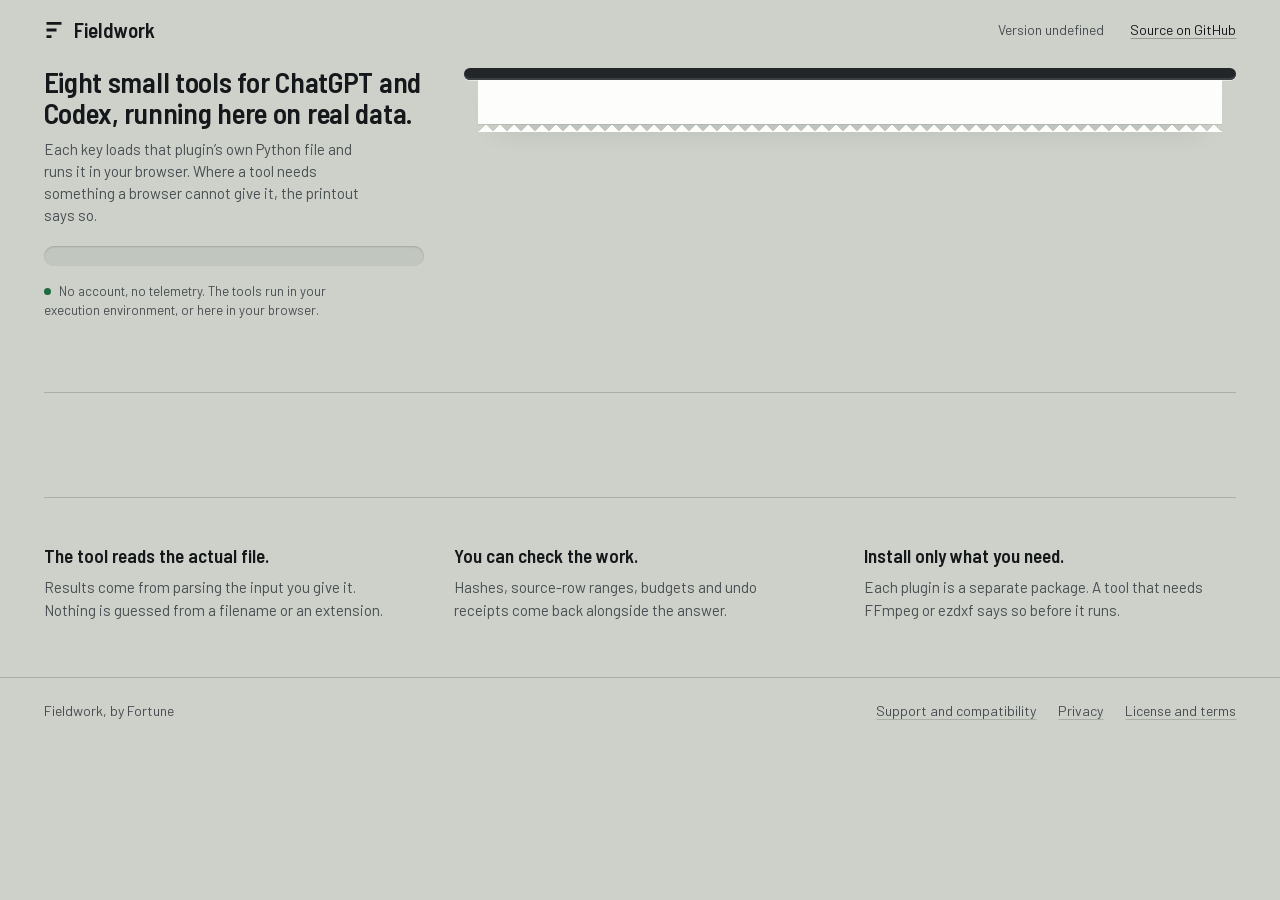
<file: site/index.html>
<!doctype html>
<html lang="en">
<head>
  <meta charset="utf-8">
  <meta name="viewport" content="width=device-width,initial-scale=1">
  <title>Fieldwork, eight small tools you can run right here</title>
  <meta name="description" content="Eight plugins for ChatGPT and Codex, each one a single Python file. This page downloads the real file and runs it in your browser on real public data: Minecraft frame pacing, video size budgets, exact CSV maths, deploy verification, glTF budgets, DXF previews and duplicate files.">
  <link rel="icon" href="favicon.svg" type="image/svg+xml">
  <meta property="og:title" content="Fieldwork, eight small tools you can run right here">
  <meta property="og:description" content="Eight plugins for ChatGPT and Codex. The page runs each tool's real Python file in your browser on real public data.">
  <meta property="og:type" content="website">
  <meta property="og:image" content="og.png">
  <meta name="twitter:card" content="summary_large_image">
  <meta name="theme-color" content="#cdd1ca">
  <link rel="preload" href="fonts/barlow-400-latin.woff2" as="font" type="font/woff2" crossorigin>
  <link rel="preload" href="fonts/barlow-semi-condensed-600-latin.woff2" as="font" type="font/woff2" crossorigin>
  <link rel="stylesheet" href="style.css">
  <script type="application/json" id="catalog">{"plugins":[]}</script>
  <script src="app.js" type="module"></script>
</head>
<body>
  <header class="topbar">
    <a href="./" class="wordmark" aria-label="Fieldwork home"><svg viewBox="0 0 24 24" aria-hidden="true"><path d="M3 4h18M3 12h12M3 20h6"/></svg>Fieldwork</a>
    <div class="toplinks"><span id="version">Plugin collection</span><a href="https://github.com/fortunexbt/fieldwork-plugins">Source on GitHub</a></div>
  </header>
  <main>
    <div class="bench">
      <section class="kit" aria-labelledby="kit-title">
        <h1 id="kit-title">Eight small tools for ChatGPT and Codex, running here on real data.</h1>
        <p class="kit-note">Each key loads that plugin’s own Python file and runs it in your browser. Where a tool needs something a browser cannot give it, the printout says so.</p>
        <div id="tool-list" role="tablist" aria-label="Plugins"></div>
        <p class="local-note"><span class="status-dot" aria-hidden="true"></span>No account, no telemetry. The tools run in your execution environment, or here in your browser.</p>
      </section>
      <section class="printer" aria-label="Tool output">
        <div class="slot" aria-hidden="true"></div>
        <article class="tape" id="tool-detail" role="tabpanel"></article>
      </section>
    </div>
    <section class="about" id="tool-about" aria-label="Install the selected plugin"></section>
    <section class="principles" aria-label="How the tools work">
      <div><h2>The tool reads the actual file.</h2><p>Results come from parsing the input you give it. Nothing is guessed from a filename or an extension.</p></div>
      <div><h2>You can check the work.</h2><p>Hashes, source-row ranges, budgets and undo receipts come back alongside the answer.</p></div>
      <div><h2>Install only what you need.</h2><p>Each plugin is a separate package. A tool that needs FFmpeg or ezdxf says so before it runs.</p></div>
    </section>
  </main>
  <footer>
    <span>Fieldwork, by Fortune</span>
    <div><a href="support.html">Support and compatibility</a><a href="privacy.html">Privacy</a><a href="terms.html">License and terms</a></div>
  </footer>
  <div class="toast" id="toast" role="status"></div>
</body>
</html>
</file>
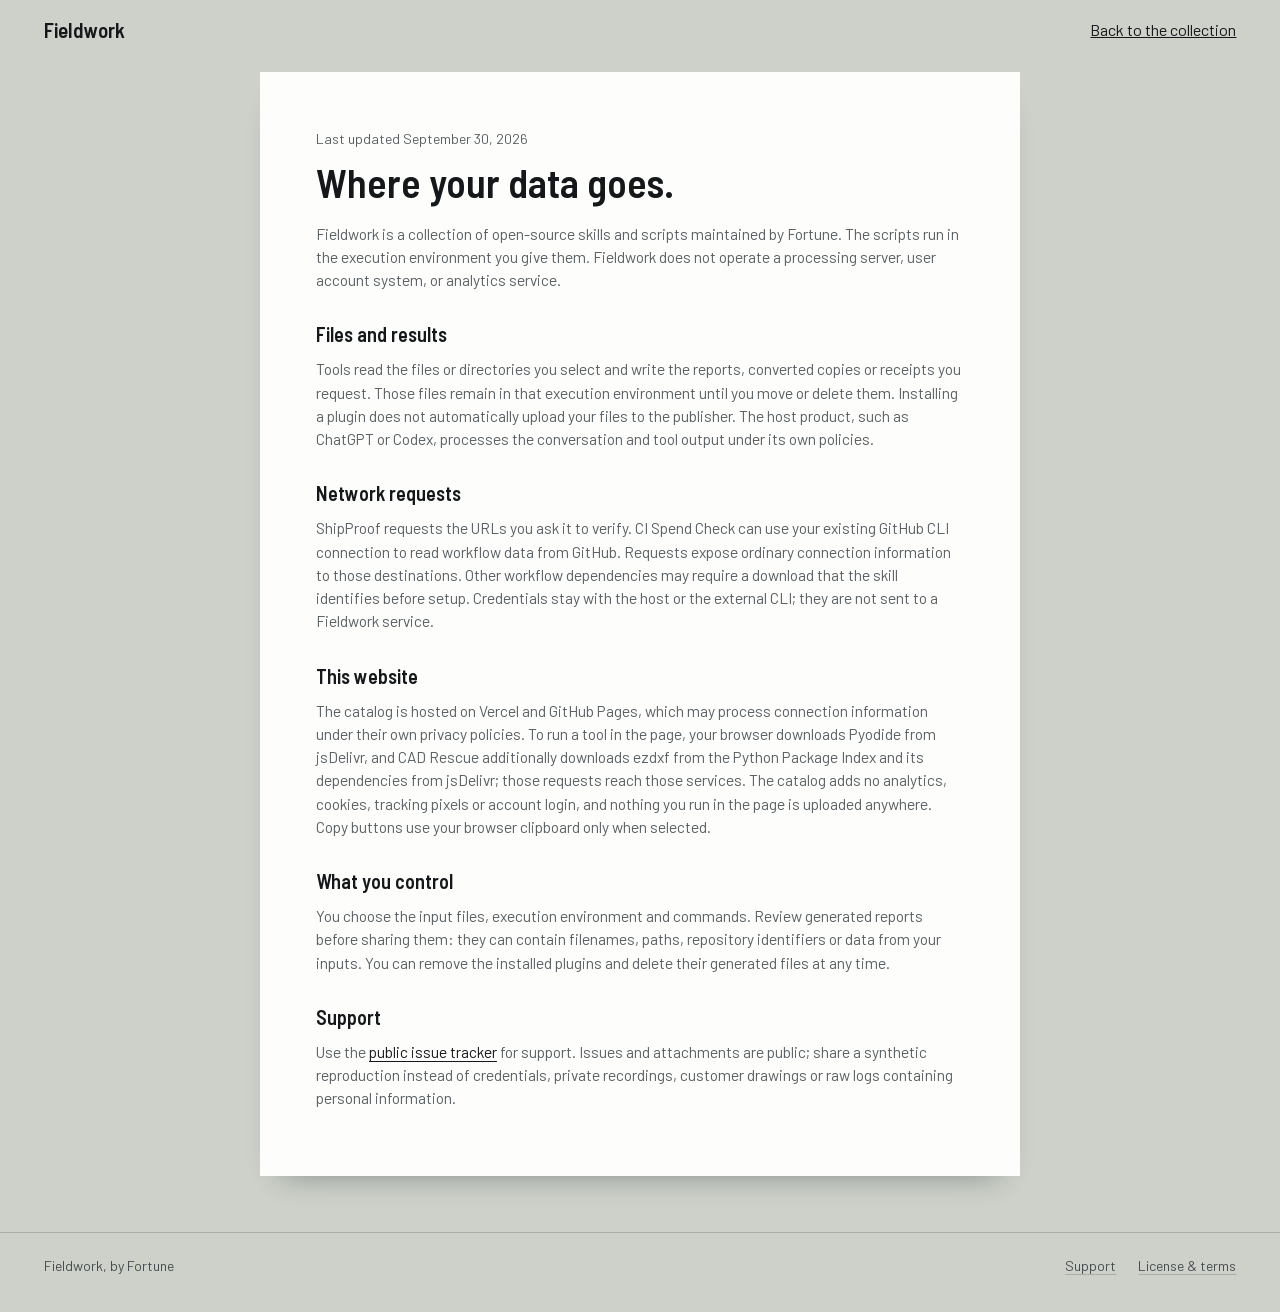
<file: site/privacy.html>
<!doctype html>
<html lang="en">
<head>
<meta charset="utf-8">
<meta name="viewport" content="width=device-width,initial-scale=1">
<title>Privacy | Fieldwork</title>
<link rel="stylesheet" href="style.css">
<link rel="icon" href="favicon.svg">
</head>
<body>
<header class="topbar">
<a href="./" class="wordmark">Fieldwork</a>
<a href="./">Back to the collection</a>
</header>
<main class="document">
<p class="doc-date">Last updated September 30, 2026</p>
<h1>Where your data goes.</h1>
<p>Fieldwork is a collection of open-source skills and scripts maintained by Fortune. The scripts run in the execution environment you give them. Fieldwork does not operate a processing server, user account system, or analytics service.</p>
<h2>Files and results</h2>
<p>Tools read the files or directories you select and write the reports, converted copies or receipts you request. Those files remain in that execution environment until you move or delete them. Installing a plugin does not automatically upload your files to the publisher. The host product, such as ChatGPT or Codex, processes the conversation and tool output under its own policies.</p>
<h2>Network requests</h2>
<p>ShipProof requests the URLs you ask it to verify. CI Spend Check can use your existing GitHub CLI connection to read workflow data from GitHub. Requests expose ordinary connection information to those destinations. Other workflow dependencies may require a download that the skill identifies before setup. Credentials stay with the host or the external CLI; they are not sent to a Fieldwork service.</p>
<h2>This website</h2>
<p>The catalog is hosted on Vercel and GitHub Pages, which may process connection information under their own privacy policies. To run a tool in the page, your browser downloads Pyodide from jsDelivr, and CAD Rescue additionally downloads ezdxf from the Python Package Index and its dependencies from jsDelivr; those requests reach those services. The catalog adds no analytics, cookies, tracking pixels or account login, and nothing you run in the page is uploaded anywhere. Copy buttons use your browser clipboard only when selected.</p>
<h2>What you control</h2>
<p>You choose the input files, execution environment and commands. Review generated reports before sharing them: they can contain filenames, paths, repository identifiers or data from your inputs. You can remove the installed plugins and delete their generated files at any time.</p>
<h2>Support</h2>
<p>Use the <a href="https://github.com/fortunexbt/fieldwork-plugins/issues">public issue tracker</a> for support. Issues and attachments are public; share a synthetic reproduction instead of credentials, private recordings, customer drawings or raw logs containing personal information.</p>
</main>
<footer>
<span>Fieldwork, by Fortune</span>
<div>
<a href="support.html">Support</a>
<a href="terms.html">License &amp; terms</a>
</div>
</footer>
</body>
</html>
</file>
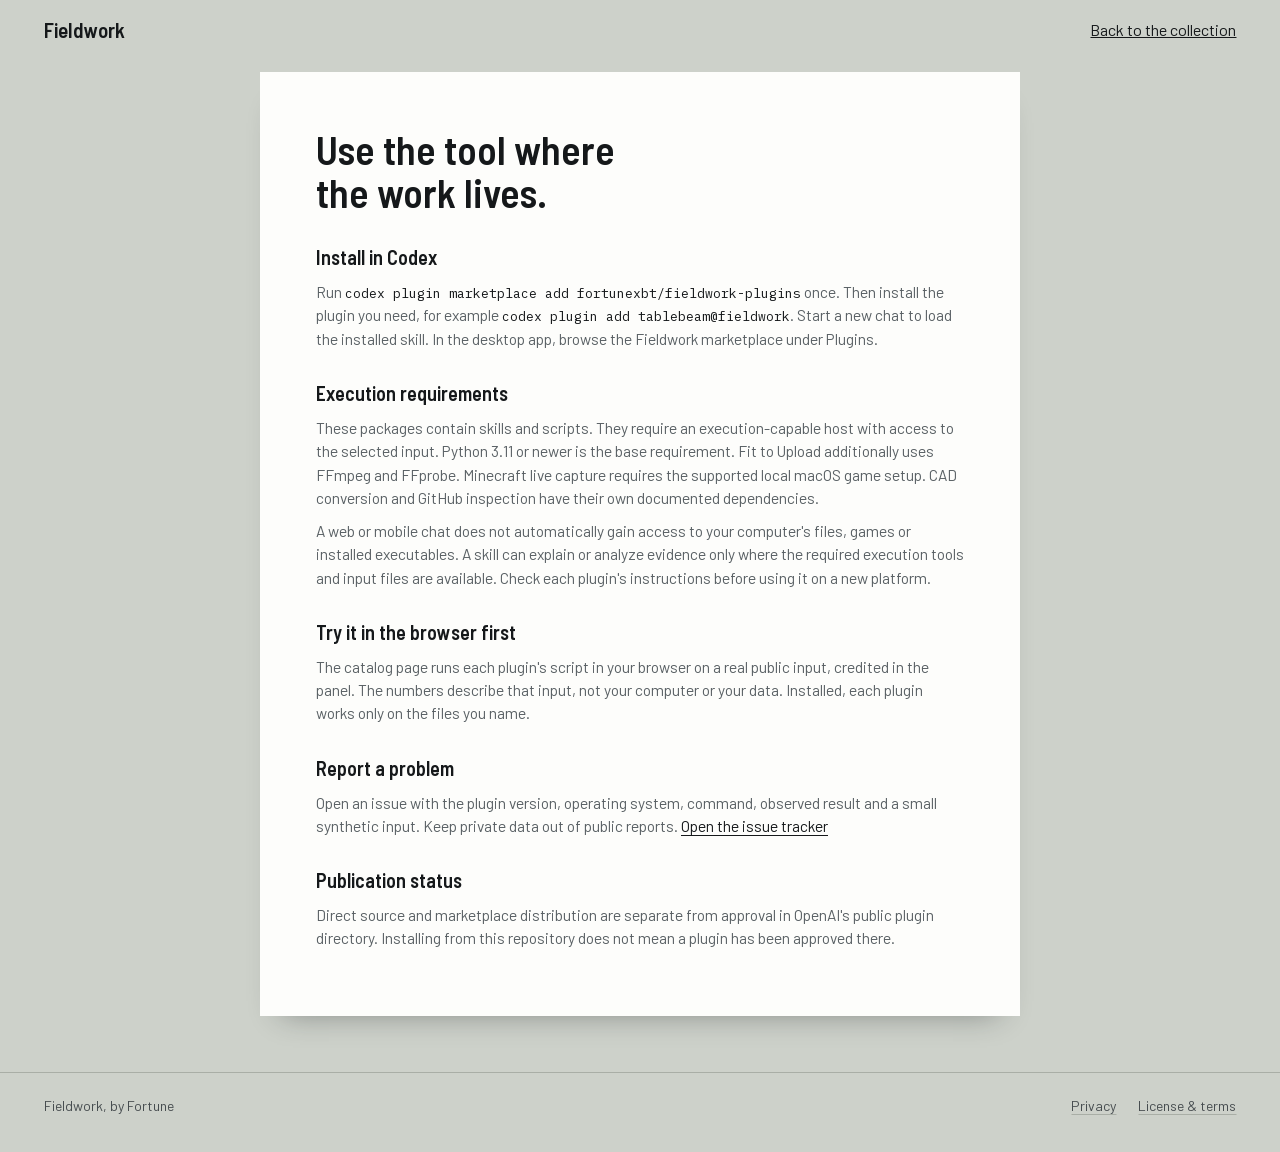
<file: site/support.html>
<!doctype html>
<html lang="en">
<head>
<meta charset="utf-8">
<meta name="viewport" content="width=device-width,initial-scale=1">
<title>Support &amp; compatibility | Fieldwork</title>
<link rel="stylesheet" href="style.css">
<link rel="icon" href="favicon.svg">
</head>
<body>
<header class="topbar">
<a href="./" class="wordmark">Fieldwork</a>
<a href="./">Back to the collection</a>
</header>
<main class="document">
<h1>Use the tool where<br>the work lives.</h1>
<h2>Install in Codex</h2>
<p>Run <code>codex plugin marketplace add fortunexbt/fieldwork-plugins</code> once. Then install the plugin you need, for example <code>codex plugin add tablebeam@fieldwork</code>. Start a new chat to load the installed skill. In the desktop app, browse the Fieldwork marketplace under Plugins.</p>
<h2>Execution requirements</h2>
<p>These packages contain skills and scripts. They require an execution-capable host with access to the selected input. Python 3.11 or newer is the base requirement. Fit to Upload additionally uses FFmpeg and FFprobe. Minecraft live capture requires the supported local macOS game setup. CAD conversion and GitHub inspection have their own documented dependencies.</p>
<p>A web or mobile chat does not automatically gain access to your computer's files, games or installed executables. A skill can explain or analyze evidence only where the required execution tools and input files are available. Check each plugin's instructions before using it on a new platform.</p>
<h2>Try it in the browser first</h2>
<p>The catalog page runs each plugin's script in your browser on a real public input, credited in the panel. The numbers describe that input, not your computer or your data. Installed, each plugin works only on the files you name.</p>
<h2>Report a problem</h2>
<p>Open an issue with the plugin version, operating system, command, observed result and a small synthetic input. Keep private data out of public reports. <a href="https://github.com/fortunexbt/fieldwork-plugins/issues">Open the issue tracker</a>
</p>
<h2>Publication status</h2>
<p>Direct source and marketplace distribution are separate from approval in OpenAI's public plugin directory. Installing from this repository does not mean a plugin has been approved there.</p>
</main>
<footer>
<span>Fieldwork, by Fortune</span>
<div>
<a href="privacy.html">Privacy</a>
<a href="terms.html">License &amp; terms</a>
</div>
</footer>
</body>
</html>
</file>
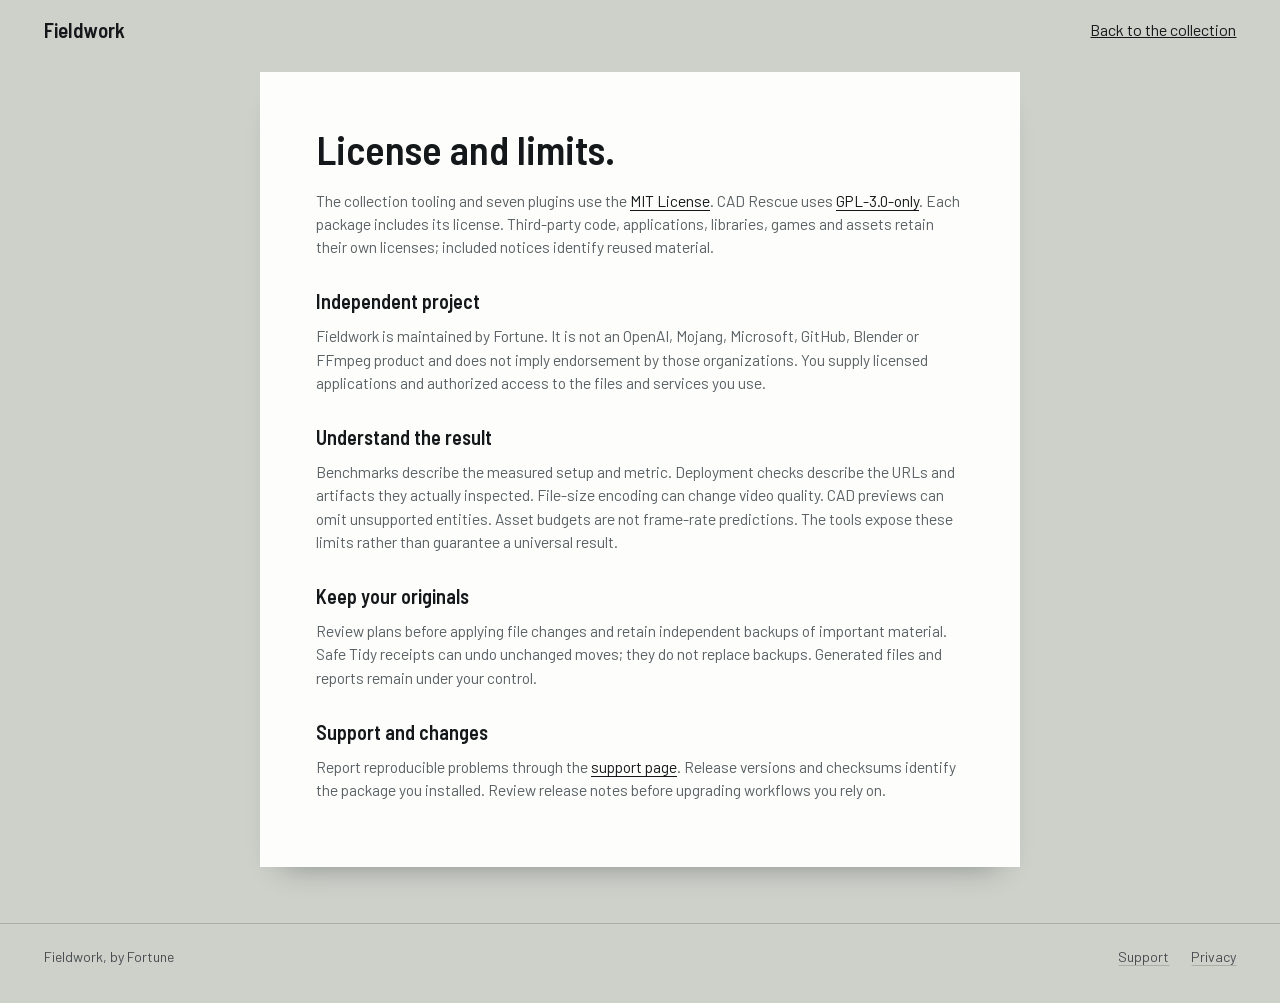
<file: site/terms.html>
<!doctype html>
<html lang="en">
<head>
<meta charset="utf-8">
<meta name="viewport" content="width=device-width,initial-scale=1">
<title>License &amp; terms | Fieldwork</title>
<link rel="stylesheet" href="style.css">
<link rel="icon" href="favicon.svg">
</head>
<body>
<header class="topbar">
<a href="./" class="wordmark">Fieldwork</a>
<a href="./">Back to the collection</a>
</header>
<main class="document">
<h1>License and limits.</h1>
<p>The collection tooling and seven plugins use the <a href="https://github.com/fortunexbt/fieldwork-plugins/blob/main/LICENSE">MIT License</a>. CAD Rescue uses <a href="https://github.com/fortunexbt/fieldwork-plugins/blob/main/plugins/cad-rescue/LICENSE">GPL-3.0-only</a>. Each package includes its license. Third-party code, applications, libraries, games and assets retain their own licenses; included notices identify reused material.</p>
<h2>Independent project</h2>
<p>Fieldwork is maintained by Fortune. It is not an OpenAI, Mojang, Microsoft, GitHub, Blender or FFmpeg product and does not imply endorsement by those organizations. You supply licensed applications and authorized access to the files and services you use.</p>
<h2>Understand the result</h2>
<p>Benchmarks describe the measured setup and metric. Deployment checks describe the URLs and artifacts they actually inspected. File-size encoding can change video quality. CAD previews can omit unsupported entities. Asset budgets are not frame-rate predictions. The tools expose these limits rather than guarantee a universal result.</p>
<h2>Keep your originals</h2>
<p>Review plans before applying file changes and retain independent backups of important material. Safe Tidy receipts can undo unchanged moves; they do not replace backups. Generated files and reports remain under your control.</p>
<h2>Support and changes</h2>
<p>Report reproducible problems through the <a href="support.html">support page</a>. Release versions and checksums identify the package you installed. Review release notes before upgrading workflows you rely on.</p>
</main>
<footer>
<span>Fieldwork, by Fortune</span>
<div>
<a href="support.html">Support</a>
<a href="privacy.html">Privacy</a>
</div>
</footer>
</body>
</html>
</file>
<file: site/style.css>
@font-face {
  font-family: 'Barlow';
  src: url(fonts/barlow-400-latin.woff2) format('woff2');
  font-weight: 400;
  font-display: swap;
}
@font-face {
  font-family: 'Barlow';
  src: url(fonts/barlow-500-latin.woff2) format('woff2');
  font-weight: 500;
  font-display: swap;
}
@font-face {
  font-family: 'Barlow';
  src: url(fonts/barlow-600-latin.woff2) format('woff2');
  font-weight: 600;
  font-display: swap;
}
@font-face {
  font-family: 'Barlow Semi Condensed';
  src: url(fonts/barlow-semi-condensed-600-latin.woff2) format('woff2');
  font-weight: 600;
  font-display: swap;
}
@font-face {
  font-family: 'Plex Mono';
  src: url(fonts/plex-mono-400-latin.woff2) format('woff2');
  font-weight: 400;
  font-display: swap;
}
@font-face {
  font-family: 'Plex Mono';
  src: url(fonts/plex-mono-600-latin.woff2) format('woff2');
  font-weight: 600;
  font-display: swap;
}

/* An instrument case in putty grey, hardware keys, and a paper tape the tools print on. */
:root {
  --case: #cdd1ca;
  --case-low: #c1c6be;
  --cap: #eef0eb;
  --cap-lit: #f8f9f6;
  --cap-edge: #959b92;
  --ink: #15181a;
  --quiet: #474d50;
  --groove: #a9aea6;
  --slot: #222629;
  --paper: #fdfdfb;
  --paper-quiet: #596064;
  --paper-rule: #dfe1dc;
  --paper-wash: #f2f3ef;
  --ok: #1d6b3e;
  --warn: #855600;
  --bad: #a3241c;
  --focus: #0b57d0;
  --accent: #325aa0;
  --sans: 'Barlow', ui-sans-serif, system-ui, sans-serif;
  --narrow: 'Barlow Semi Condensed', 'Barlow', ui-sans-serif, system-ui, sans-serif;
  --mono: 'Plex Mono', ui-monospace, 'SF Mono', Menlo, monospace;
  --gutter: clamp(16px, 3.4vw, 44px);
  color-scheme: light;
  font-family: var(--sans);
  font-synthesis: none;
  /* Barlow's standard ligatures fuse "--" into a dash, which misprints command flags. */
  font-variant-ligatures: no-common-ligatures;
}

* { box-sizing: border-box; }

body {
  margin: 0;
  background: var(--case);
  color: var(--ink);
  font-size: 16px;
  line-height: 1.5;
  -webkit-text-size-adjust: 100%;
  -webkit-tap-highlight-color: transparent;
}

a { color: inherit; }
button { font: inherit; color: inherit; cursor: pointer; }
button:disabled { cursor: default; }
button, a { touch-action: manipulation; }
h1, h2, h3 { margin: 0; font-weight: 600; }
p { margin: 0; }

:is(button, a, summary, [tabindex]):focus-visible {
  outline: 3px solid var(--focus);
  outline-offset: 2px;
}

/* ---------- top bar ---------- */

.topbar {
  max-width: 1360px;
  margin: auto;
  padding: 14px var(--gutter);
  display: flex;
  align-items: center;
  justify-content: space-between;
  gap: 16px;
}
.wordmark {
  display: flex;
  align-items: center;
  gap: 10px;
  font-family: var(--narrow);
  font-size: 21px;
  font-weight: 600;
  text-decoration: none;
}
.wordmark svg { width: 20px; height: 20px; fill: none; stroke: var(--ink); stroke-width: 3.4; }
.toplinks { display: flex; gap: clamp(14px, 3vw, 26px); align-items: center; font-size: 14px; }
.toplinks span { color: var(--quiet); }
.toplinks a { text-underline-offset: 3px; text-decoration-color: var(--cap-edge); }
.toplinks a:hover { text-decoration-color: currentColor; }

main { max-width: 1360px; margin: auto; padding: 0 var(--gutter); }

/* ---------- the bench: kit on the left, printer on the right ---------- */

.bench {
  display: grid;
  grid-template-columns: minmax(300px, 380px) minmax(0, 1fr);
  gap: clamp(24px, 3.2vw, 44px);
  align-items: start;
  padding: 6px 0 clamp(40px, 6vw, 72px);
}

.kit { position: sticky; top: 16px; min-width: 0; }
.kit h1 {
  font-family: var(--narrow);
  font-size: clamp(25px, 2.3vw, 29px);
  line-height: 1.1;
  letter-spacing: -0.01em;
  max-width: 17em;
  text-wrap: balance;
}
.kit-note { margin-top: 10px; font-size: 15px; line-height: 1.45; color: var(--quiet); max-width: 40ch; }

#tool-list {
  display: grid;
  grid-template-columns: repeat(2, minmax(0, 1fr));
  gap: 10px;
  margin-top: 20px;
  padding: 10px;
  background: var(--case-low);
  border-radius: 10px;
  box-shadow: inset 0 1px 2px rgba(21, 24, 26, .18);
}

/* A key: a cap with a hard lower edge that travels down when pressed. */
.tool-button {
  position: relative;
  display: grid;
  grid-template-columns: 26px 1fr;
  grid-template-rows: auto 1fr;
  gap: 8px 10px;
  min-height: 82px;
  padding: 10px 12px 11px 10px;
  border: 1px solid var(--cap-edge);
  border-radius: 7px;
  background: var(--cap);
  box-shadow: 0 3px 0 var(--cap-edge);
  text-align: left;
  transition: transform .07s ease-out, box-shadow .07s ease-out, background-color .12s ease;
}
.tool-button:hover { background: var(--cap-lit); }
.tool-button:active, .tool-button.active {
  transform: translateY(2px);
  box-shadow: 0 1px 0 var(--cap-edge);
}
.tool-button.active { background: var(--cap-lit); border-color: var(--ink); box-shadow: 0 1px 0 var(--ink); }
.tool-button img { width: 26px; height: 26px; border-radius: 6px; }
.tool-button .led {
  justify-self: end;
  align-self: start;
  width: 8px;
  height: 8px;
  margin-top: 2px;
  border-radius: 50%;
  background: #b4b9b1;
  box-shadow: inset 0 1px 1px rgba(0, 0, 0, .25);
  transition: background-color .12s ease, box-shadow .12s ease;
}
.tool-button.active .led {
  background: var(--led);
  box-shadow: 0 0 0 3px color-mix(in srgb, var(--led) 24%, transparent), 0 0 8px var(--led);
}
.tool-button span {
  grid-column: 1 / -1;
  align-self: end;
  font-family: var(--narrow);
  font-size: 16px;
  font-weight: 600;
  line-height: 1.15;
}
.tool-button small {
  display: block;
  margin-top: 2px;
  font-family: var(--sans);
  font-size: 13px;
  font-weight: 400;
  line-height: 1.3;
  color: var(--quiet);
}

.local-note { margin-top: 16px; font-size: 13px; line-height: 1.45; color: var(--quiet); max-width: 40ch; }
.status-dot {
  display: inline-block;
  width: 7px;
  height: 7px;
  margin-right: 8px;
  border-radius: 50%;
  background: var(--ok);
  vertical-align: 1px;
}

/* ---------- the printer and its tape ---------- */

.printer { position: relative; min-width: 0; padding-top: 2px; }
.slot {
  position: relative;
  z-index: 2;
  height: 12px;
  border-radius: 6px;
  background: var(--slot);
  box-shadow: inset 0 -2px 0 #3a4044, 0 1px 0 rgba(255, 255, 255, .5);
}
.tape {
  position: relative;
  margin: -6px 14px 0;
  padding: 24px clamp(16px, 2.6vw, 30px) 26px;
  background: var(--paper);
  color: var(--ink);
  box-shadow: 0 1px 0 rgba(21, 24, 26, .08), 0 18px 30px -22px rgba(21, 24, 26, .45);
}
/* The torn lower edge of the roll. */
.tape::after {
  content: '';
  position: absolute;
  left: 0;
  right: 0;
  bottom: -8px;
  height: 8px;
  background: var(--paper);
  -webkit-mask: conic-gradient(from 135deg at top, #0000, #000 1deg 89deg, #0000 90deg) 50% / 14px 100%;
  mask: conic-gradient(from 135deg at top, #0000, #000 1deg 89deg, #0000 90deg) 50% / 14px 100%;
}
.tape.feeding { animation: feed .22s cubic-bezier(.2, .8, .3, 1); }
@keyframes feed {
  from { transform: translateY(-10px); clip-path: inset(0 0 calc(100% - 40px) 0); }
  to { transform: none; clip-path: inset(0 0 -20px 0); }
}

.tape-head {
  display: grid;
  grid-template-columns: 34px minmax(0, 1fr) auto;
  gap: 14px;
  align-items: center;
}
.tape-head img { width: 34px; height: 34px; border-radius: 8px; }
.tape-head h2 { font-family: var(--narrow); font-size: clamp(23px, 2.4vw, 28px); line-height: 1.05; letter-spacing: -0.01em; }
.tape-kind {
  display: flex;
  flex-wrap: wrap;
  align-items: center;
  gap: 4px 12px;
  margin-top: 3px;
  font-size: 13.5px;
  color: var(--paper-quiet);
}
.sandbox-badge {
  display: inline-flex;
  align-items: center;
  gap: 6px;
  font-weight: 500;
  color: var(--ink);
}
.sandbox-badge::before {
  content: '';
  width: 6px;
  height: 6px;
  border-radius: 50%;
  background: var(--accent);
}

.run-button {
  min-width: 108px;
  padding: 10px 18px;
  border: 1px solid var(--ink);
  border-radius: 7px;
  background: var(--ink);
  color: var(--paper);
  font-weight: 600;
  font-size: 15px;
  box-shadow: 0 3px 0 #000;
  transition: transform .07s ease-out, box-shadow .07s ease-out, background-color .12s ease;
}
.run-button:hover:not(:disabled) { background: #2b3034; }
.run-button:active:not(:disabled) { transform: translateY(2px); box-shadow: 0 1px 0 #000; }
.run-button:disabled { transform: translateY(2px); box-shadow: 0 1px 0 #000; background: #3a4044; color: #c9cdcf; }

.runner-headline {
  margin-top: 16px;
  font-size: clamp(16px, 1.6vw, 18px);
  font-weight: 500;
  line-height: 1.35;
  max-width: 58ch;
}
.run-status {
  margin-top: 6px;
  font-family: var(--mono);
  font-size: 12.5px;
  color: var(--paper-quiet);
}
.run-status.is-running::before {
  content: '';
  display: inline-block;
  width: 7px;
  height: 7px;
  margin-right: 8px;
  border-radius: 50%;
  background: var(--accent);
  animation: blink .9s steps(2, jump-none) infinite;
}
.run-status.is-failed { color: var(--bad); }
@keyframes blink { 50% { opacity: .2; } }

#console { transition: opacity .15s ease; }
#console.is-stale { opacity: .38; }
#console.printing .step { animation: print .42s cubic-bezier(.3, .7, .2, 1) both; }
#console.printing .step + .step { animation-delay: .12s; }
@keyframes print {
  from { clip-path: inset(0 0 100% 0); transform: translateY(-6px); }
  to { clip-path: inset(0 0 -2px 0); transform: none; }
}

.step { margin-top: 18px; padding-top: 16px; border-top: 1px dashed var(--groove); }
.step-title { font-size: 14px; font-weight: 600; }
.step-command {
  display: block;
  margin-top: 8px;
  padding: 9px 12px;
  background: var(--paper-wash);
  font-family: var(--mono);
  font-size: 12.5px;
  line-height: 1.55;
  overflow-wrap: anywhere;
}
.step-command::before { content: '$ '; color: var(--accent); font-weight: 600; }
.step-meta {
  display: flex;
  align-items: center;
  gap: 14px;
  margin-top: 10px;
  font-family: var(--mono);
  font-size: 12px;
  color: var(--paper-quiet);
}
.pill {
  padding: 1px 8px;
  border: 1px solid currentColor;
  border-radius: 3px;
  font-weight: 600;
  color: var(--ok);
}
.is-needs-attention .pill { color: var(--warn); }
.is-error .pill { color: var(--bad); }
.step-summary { margin-top: 10px; font-size: 15px; line-height: 1.45; max-width: 76ch; overflow-wrap: anywhere; }
.step-stderr {
  margin: 12px 0 0;
  padding: 12px;
  background: var(--paper-wash);
  font-family: var(--mono);
  font-size: 12px;
  white-space: pre-wrap;
  overflow-wrap: anywhere;
  color: var(--bad);
}

/* Measured values read like a printed spec sheet: label, leader dots, value. */
.readout {
  display: grid;
  grid-template-columns: repeat(auto-fit, minmax(240px, 1fr));
  gap: 0 32px;
  margin: 12px 0 0;
}
.readout div { display: flex; align-items: baseline; gap: 8px; padding: 4px 0; min-width: 0; }
.readout dt { flex: none; font-size: 14px; color: var(--paper-quiet); }
.readout div::after {
  content: '';
  order: 1;
  flex: 1;
  min-width: 12px;
  border-bottom: 1px dotted var(--groove);
  transform: translateY(-4px);
}
.readout dd { order: 2; margin: 0; font-family: var(--mono); font-size: 13.5px; font-weight: 600; text-align: right; overflow-wrap: anywhere; }

.table-scroll { margin-top: 14px; overflow-x: auto; border-top: 1px solid var(--ink); border-bottom: 1px solid var(--ink); }
.evidence { border-collapse: collapse; width: 100%; font-size: 13px; }
.evidence th, .evidence td { text-align: left; padding: 7px 14px 7px 0; white-space: nowrap; }
.evidence th { font-size: 13px; font-weight: 600; color: var(--paper-quiet); }
.evidence td { font-family: var(--mono); border-top: 1px solid var(--paper-rule); }
.evidence td:first-child { font-family: var(--sans); font-weight: 500; font-size: 14px; white-space: normal; min-width: 14ch; overflow-wrap: anywhere; }

.step-figure { margin: 16px 0 0; }
.step-figure img {
  display: block;
  width: 100%;
  max-width: 460px;
  padding: 12px;
  border: 1px solid var(--paper-rule);
}
.step-figure figcaption { margin-top: 6px; font-size: 13px; color: var(--paper-quiet); }

.file-row { display: flex; flex-wrap: wrap; gap: 10px 20px; margin-top: 14px; }
.file-link { font-size: 14px; font-weight: 500; text-underline-offset: 3px; text-decoration-color: var(--groove); }
.file-link:hover { text-decoration-color: currentColor; }

.raw { margin-top: 12px; }
.raw summary { font-size: 13.5px; color: var(--paper-quiet); cursor: pointer; width: fit-content; }
.raw summary:hover { color: var(--ink); }
.raw pre {
  margin: 10px 0 0;
  padding: 14px;
  max-height: 320px;
  overflow: auto;
  background: var(--paper-wash);
  font-family: var(--mono);
  font-size: 11.5px;
  line-height: 1.6;
  color: #3d4346;
}

.tape-foot { margin-top: 22px; padding-top: 14px; border-top: 1px dashed var(--groove); display: grid; gap: 10px; }
.input-credit, .sandbox-note { font-size: 13.5px; line-height: 1.55; color: var(--paper-quiet); max-width: 82ch; }
.tape-foot strong { margin-right: 6px; font-weight: 600; color: var(--ink); }
.input-credit a { color: var(--ink); text-underline-offset: 3px; }

/* ---------- below the bench ---------- */

.about {
  display: grid;
  grid-template-columns: minmax(0, 1fr) minmax(0, 1.15fr);
  gap: clamp(24px, 4vw, 56px);
  padding: clamp(32px, 4.5vw, 52px) 0;
  border-top: 1px solid var(--groove);
}
.about h2 { font-family: var(--narrow); font-size: 24px; }
.about-text p { margin-top: 10px; color: var(--quiet); max-width: 62ch; }
.about-text .file-link { display: inline-block; margin-top: 14px; }
.about-runtime { font-size: 14px; }
.install h3 { font-size: 17px; }
.command {
  display: flex;
  align-items: center;
  gap: 12px;
  margin-top: 10px;
  padding: 8px 8px 8px 14px;
  background: var(--slot);
  color: #e6e9e6;
  border-radius: 6px;
}
.command code { flex: 1; font-family: var(--mono); font-size: 12.5px; overflow-wrap: anywhere; }
.command button {
  border: 1px solid #50575b;
  border-radius: 5px;
  background: #2e3337;
  padding: 5px 12px;
  font-size: 13px;
  font-weight: 500;
}
.command button:hover { background: #3a4044; }
.command button:focus-visible { outline-color: #8ab4ff; }
.install-note { margin-top: 12px; font-size: 14px; color: var(--quiet); max-width: 64ch; }
.prompt-row {
  display: flex;
  align-items: center;
  justify-content: space-between;
  gap: 14px 20px;
  flex-wrap: wrap;
  margin-top: 18px;
  padding: 14px 16px;
  background: var(--cap);
  border: 1px solid var(--cap-edge);
  border-radius: 7px;
}
.prompt-row p { font-size: 15px; max-width: 54ch; }
.prompt-row strong { display: block; font-size: 13.5px; font-weight: 600; color: var(--quiet); margin-bottom: 2px; }
.prompt-row button {
  padding: 7px 14px;
  border: 1px solid var(--ink);
  border-radius: 6px;
  background: var(--cap-lit);
  font-size: 14px;
  font-weight: 600;
  box-shadow: 0 2px 0 var(--ink);
  transition: transform .07s ease-out, box-shadow .07s ease-out;
}
.prompt-row button:active { transform: translateY(2px); box-shadow: 0 0 0 var(--ink); }

.principles {
  display: grid;
  grid-template-columns: repeat(auto-fit, minmax(240px, 1fr));
  gap: 20px clamp(22px, 3vw, 44px);
  padding: clamp(28px, 4vw, 44px) 0 clamp(36px, 5vw, 56px);
  border-top: 1px solid var(--groove);
}
.principles h2 { font-family: var(--narrow); font-size: 19px; margin-bottom: 6px; }
.principles p { font-size: 15px; color: var(--quiet); max-width: 44ch; }

body > footer {
  max-width: 1360px;
  margin: auto;
  padding: 22px var(--gutter) 36px;
  border-top: 1px solid var(--groove);
  display: flex;
  justify-content: space-between;
  gap: 14px 28px;
  flex-wrap: wrap;
  font-size: 14px;
  color: var(--quiet);
}
body > footer div { display: flex; gap: 22px; flex-wrap: wrap; }
body > footer a { text-underline-offset: 3px; text-decoration-color: var(--groove); }
body > footer a:hover { color: var(--ink); text-decoration-color: currentColor; }

.toast {
  position: fixed;
  left: 50%;
  bottom: 28px;
  transform: translate(-50%, 14px);
  padding: 9px 18px;
  border-radius: 6px;
  background: var(--slot);
  color: #eef0eb;
  font-size: 14px;
  opacity: 0;
  pointer-events: none;
  transition: opacity .2s ease, transform .2s ease;
}
.toast.visible { opacity: 1; transform: translate(-50%, 0); }

/* ---------- support, privacy and terms pages ---------- */

.document {
  max-width: 760px;
  margin: 12px auto 56px;
  padding: clamp(28px, 5vw, 56px) clamp(18px, 5vw, 56px);
  background: var(--paper);
  box-shadow: 0 18px 30px -22px rgba(21, 24, 26, .45);
}
.document h1 { font-family: var(--narrow); font-size: clamp(30px, 5vw, 40px); line-height: 1.08; margin-bottom: 18px; }
.document .doc-date { margin-bottom: 12px; font-size: 14px; }
.document h2 { font-family: var(--narrow); font-size: 20px; margin: 28px 0 8px; }
.document p, .document li { color: var(--paper-quiet); font-size: 15.5px; margin-bottom: 10px; }
.document code { font-family: var(--mono); font-size: 13px; color: var(--ink); overflow-wrap: anywhere; }
.document ul { padding-left: 20px; }
.document a { color: var(--ink); text-underline-offset: 3px; }

/* ---------- narrow screens: the keys become a strip above the tape ---------- */

@media (max-width: 1000px) {
  .bench { grid-template-columns: minmax(0, 1fr); gap: 18px; }
  .kit { position: static; }
  .kit h1 { max-width: 24em; }
  .kit-note { max-width: 62ch; }
  #tool-list {
    display: flex;
    overflow-x: auto;
    gap: 8px;
    margin-inline: calc(var(--gutter) * -1);
    padding: 10px var(--gutter) 12px;
    border-radius: 0;
    scrollbar-width: none;
    scroll-snap-type: x proximity;
    scroll-padding-inline: var(--gutter);
  }
  #tool-list::-webkit-scrollbar { display: none; }
  .tool-button {
    flex: 0 0 auto;
    width: 168px;
    min-height: 74px;
    scroll-snap-align: start;
  }
  .local-note { display: none; }
  .about { grid-template-columns: minmax(0, 1fr); }
}

@media (max-width: 560px) {
  .topbar { padding-block: 12px; }
  .toplinks span { display: none; }
  .kit h1 { font-size: 23px; }
  .kit-note { font-size: 14.5px; }
  .tool-button { width: 150px; }
  .tool-button small { display: none; }
  .tool-button { min-height: 0; grid-template-rows: auto auto; }
  .tape { margin-inline: 8px; }
  .tape-head { grid-template-columns: 30px minmax(0, 1fr) auto; gap: 10px; }
  .tape-head img { width: 30px; height: 30px; }
  .run-button { min-width: 0; padding: 8px 12px; font-size: 14px; }
  .readout { grid-template-columns: minmax(0, 1fr); }
  .readout dt { flex: 0 1 auto; }
  .step-meta { gap: 10px; }
}

@media (prefers-reduced-motion: reduce) {
  *, *::before, *::after {
    animation-duration: .001ms !important;
    animation-iteration-count: 1 !important;
    transition-duration: .001ms !important;
    scroll-behavior: auto !important;
  }
}
</file>
